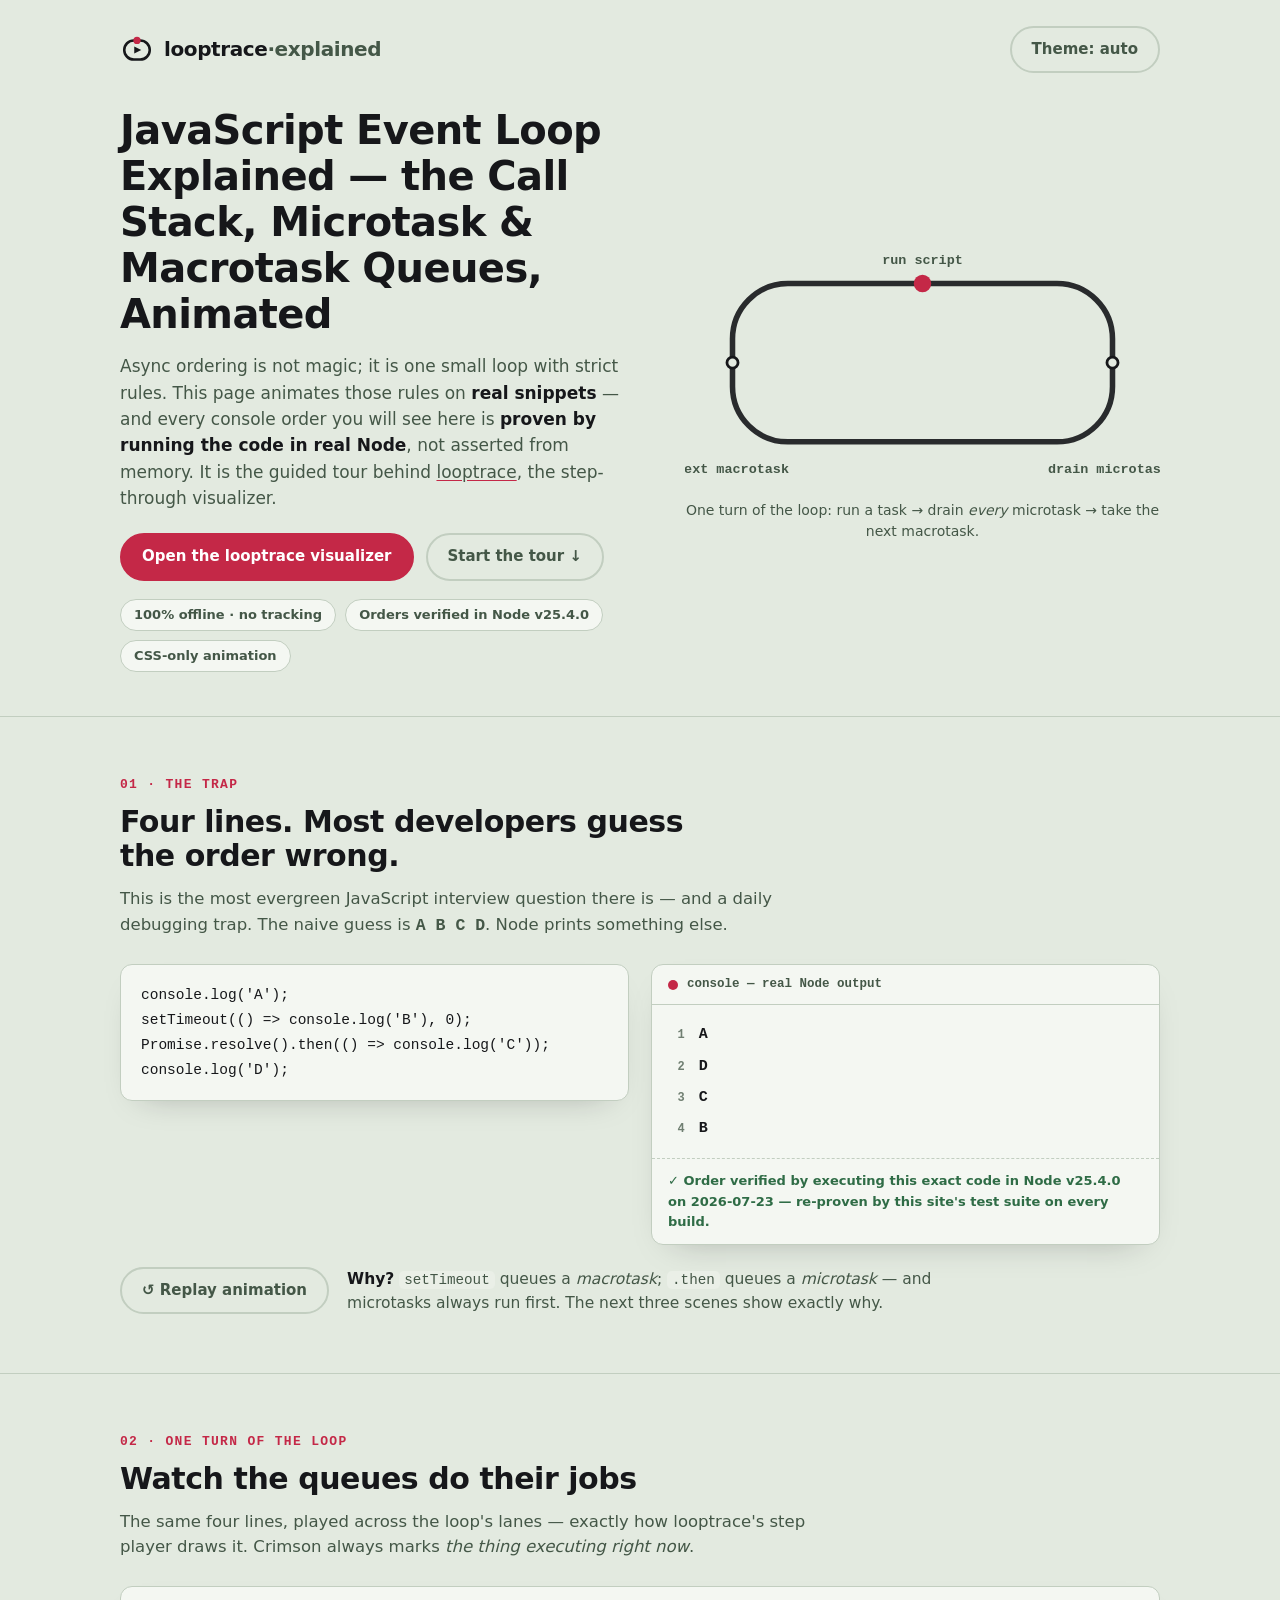
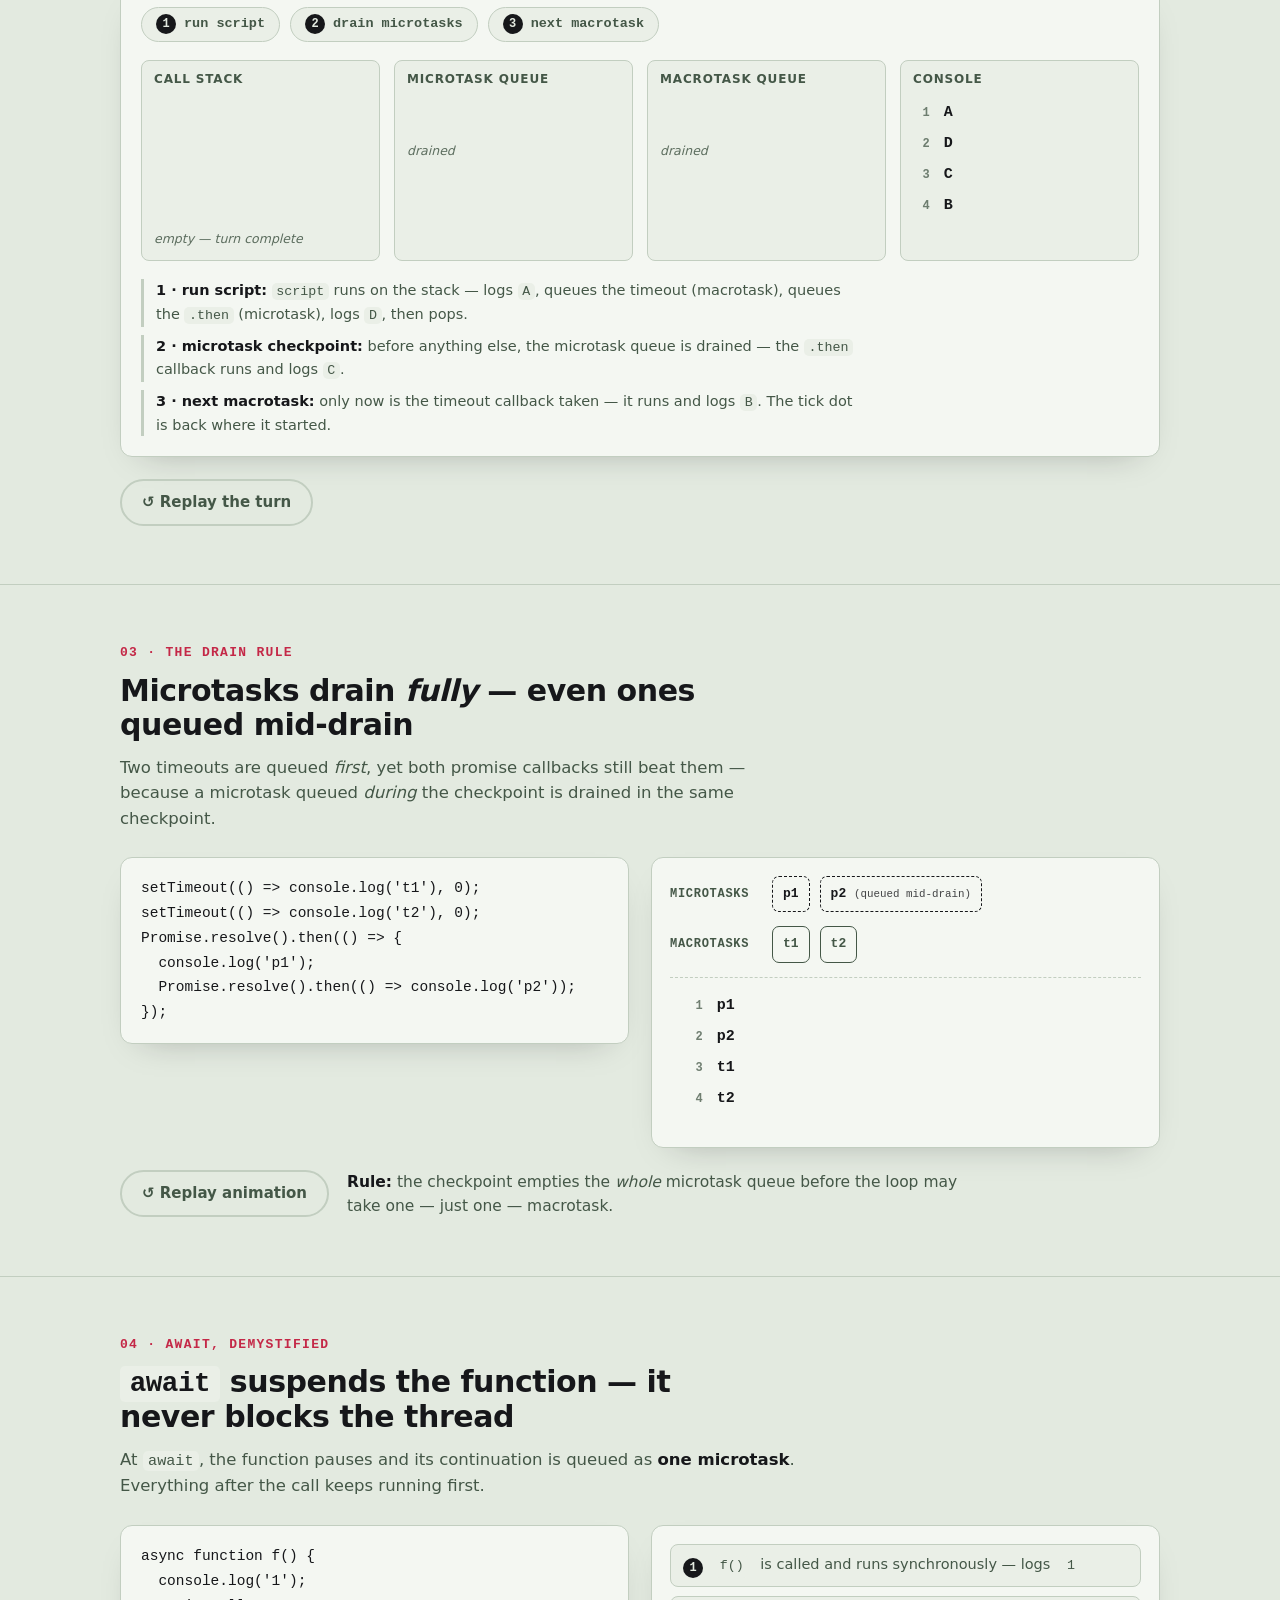
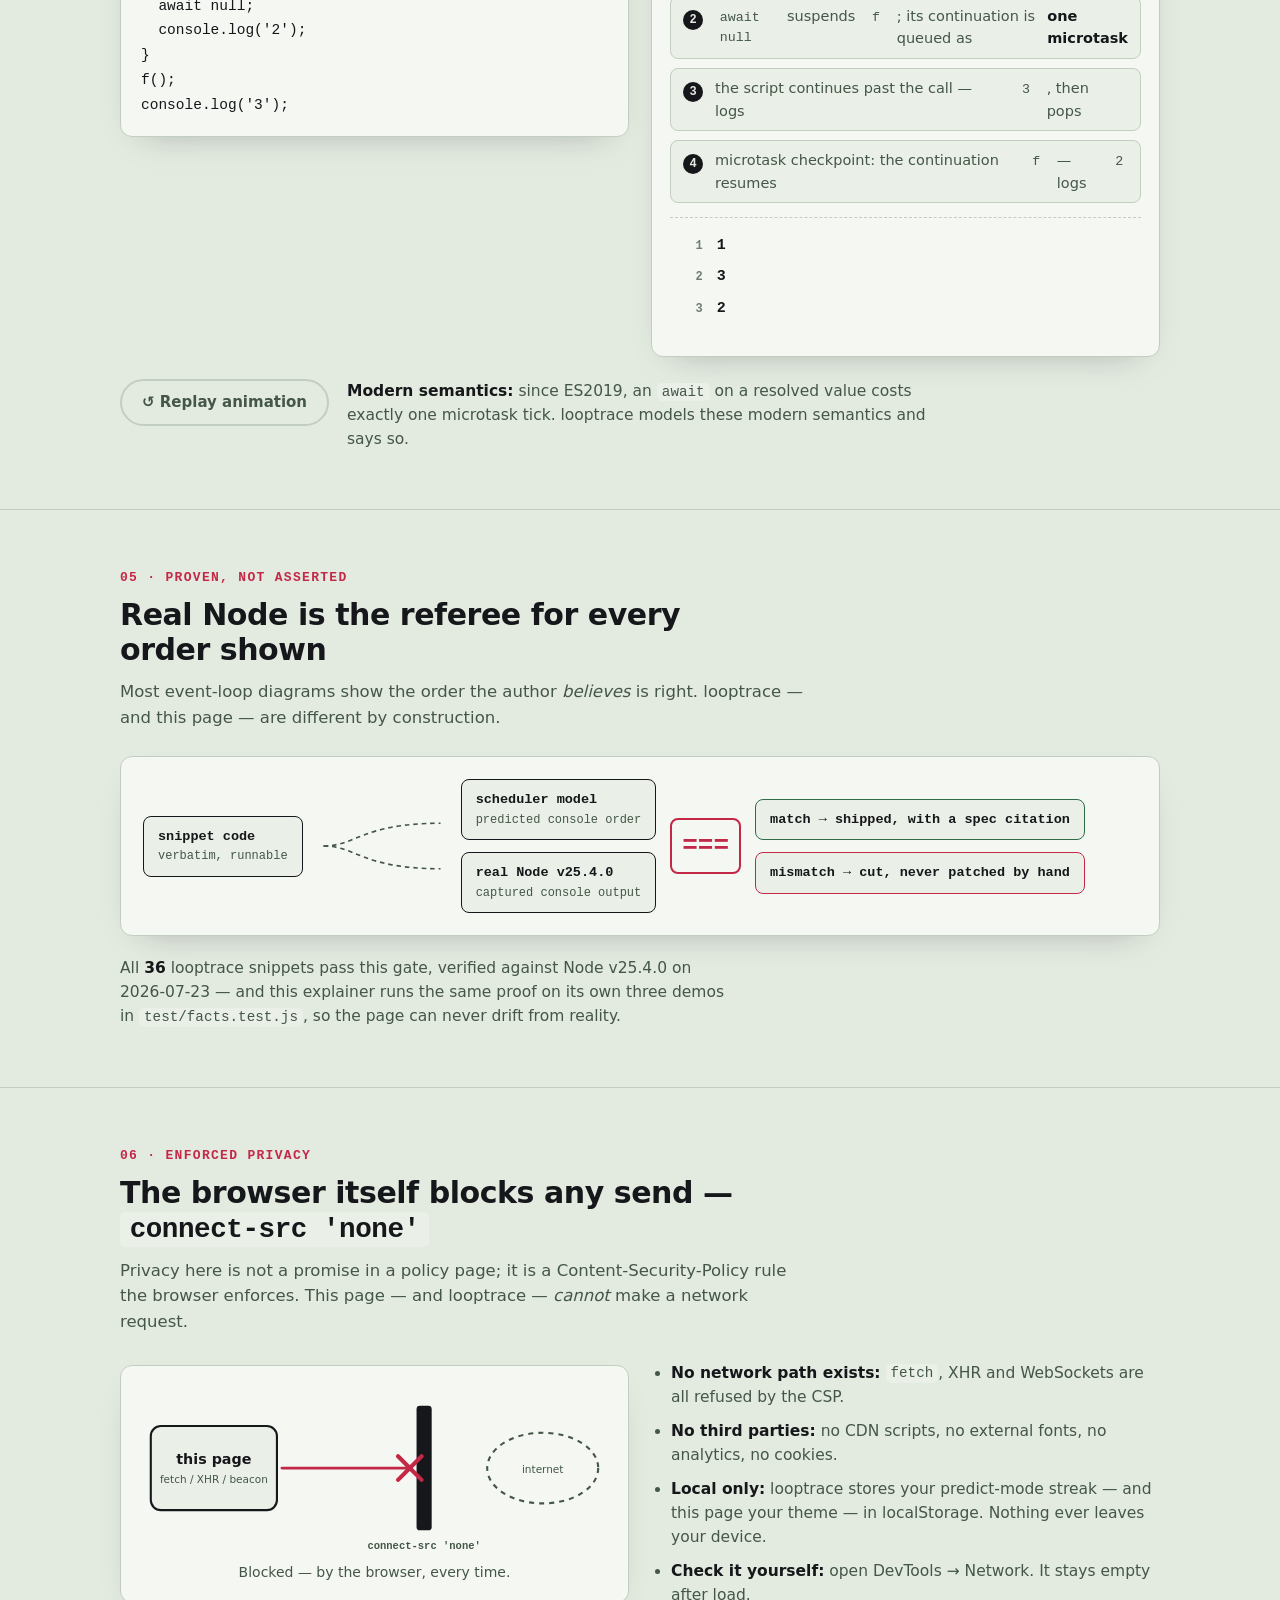
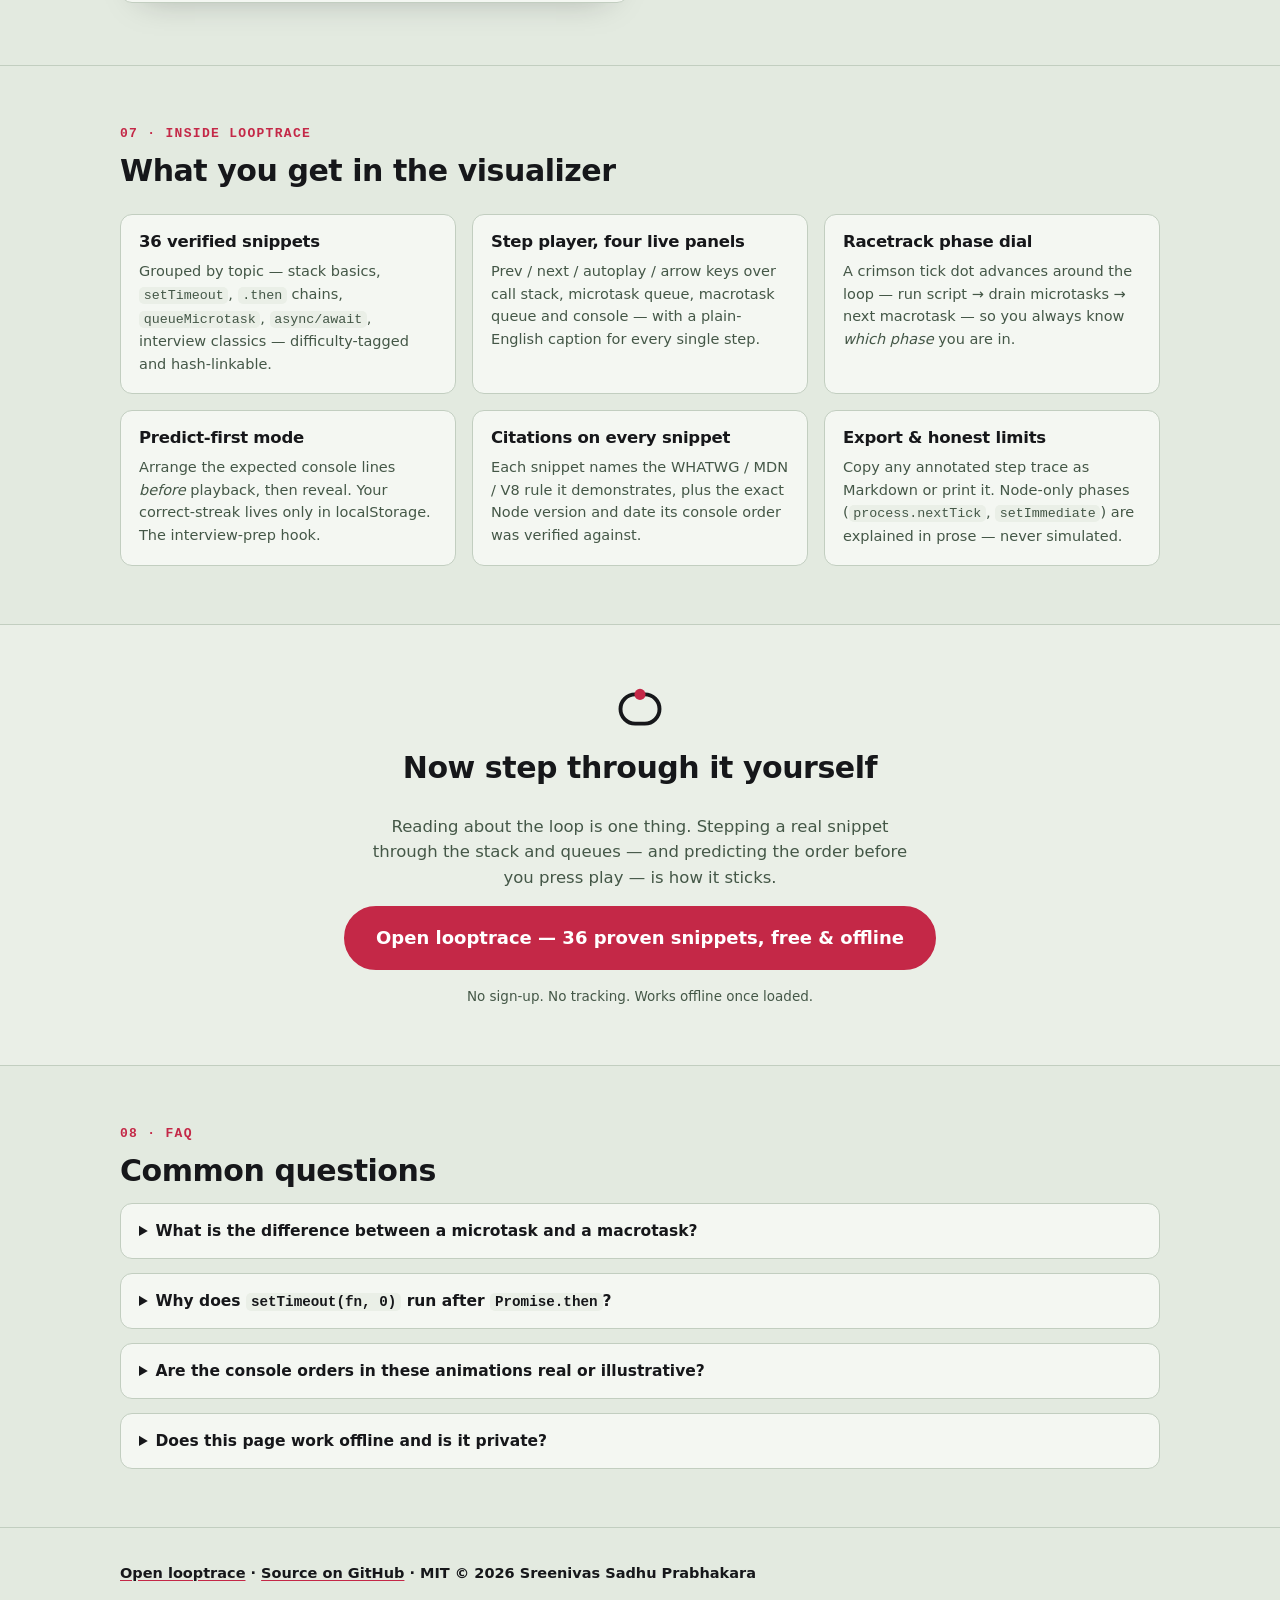
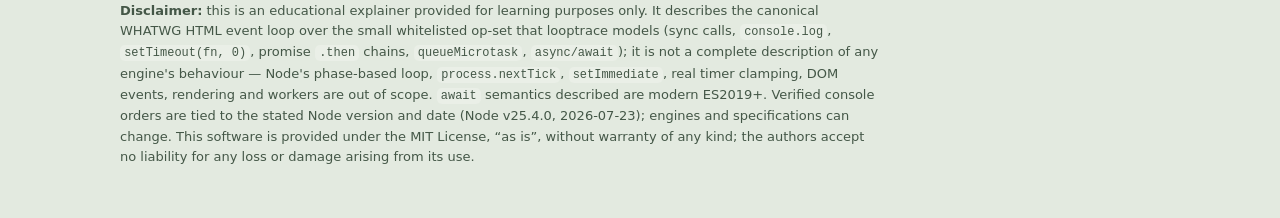
<file: index.html>
<!doctype html>
<html lang="en">
<head>
  <meta charset="utf-8">
  <meta name="viewport" content="width=device-width, initial-scale=1">
  <meta http-equiv="Content-Security-Policy" content="default-src 'self'; connect-src 'none'; img-src 'self' data:; base-uri 'none'; form-action 'none'; frame-ancestors 'none'; object-src 'none'">
  <title>JavaScript event loop explained — animated call stack, microtask &amp; macrotask guide</title>
  <meta name="description" content="The JavaScript event loop explained with animation: watch the call stack, microtask queue and macrotask queue run real snippets — every console order proven in real Node by looptrace. Free, offline, no tracking.">
  <meta name="color-scheme" content="light dark">
  <link rel="canonical" href="https://sreenivas-sadhu-prabhakara.github.io/looptrace-explained/">
  <meta name="robots" content="index, follow, max-image-preview:large">
  <meta name="author" content="Sreenivas Sadhu Prabhakara">
  <meta name="keywords" content="javascript event loop explained, event loop animation, microtask vs macrotask, call stack explained, setTimeout vs promise order, async await execution order, javascript interview questions event loop, queueMicrotask, promise then order, looptrace">
  <meta name="theme-color" content="#101211" media="(prefers-color-scheme: dark)">
  <meta name="theme-color" content="#E3EAE0" media="(prefers-color-scheme: light)">

  <!-- Open Graph -->
  <meta property="og:type" content="website">
  <meta property="og:site_name" content="looptrace-explained">
  <meta property="og:title" content="JavaScript event loop explained — animated guide">
  <meta property="og:description" content="Watch the call stack, microtask queue and macrotask queue run real snippets — every console order on this page is proven by executing the code in real Node.">
  <meta property="og:url" content="https://sreenivas-sadhu-prabhakara.github.io/looptrace-explained/">
  <meta property="og:locale" content="en_US">
  <meta property="og:image" content="https://sreenivas-sadhu-prabhakara.github.io/looptrace-explained/og-image.png">
  <meta property="og:image:width" content="1200">
  <meta property="og:image:height" content="630">
  <meta property="og:image:alt" content="A racetrack event-loop with run script, drain microtasks and next macrotask stations, a crimson tick dot, and the proven console order A D C B">

  <!-- Twitter -->
  <meta name="twitter:card" content="summary_large_image">
  <meta name="twitter:title" content="JavaScript event loop explained — animated guide">
  <meta name="twitter:description" content="Watch the call stack, microtask queue and macrotask queue run real snippets — every console order on this page is proven by executing the code in real Node.">
  <meta name="twitter:image" content="https://sreenivas-sadhu-prabhakara.github.io/looptrace-explained/og-image.png">
  <meta name="twitter:image:alt" content="A racetrack event-loop with run script, drain microtasks and next macrotask stations, a crimson tick dot, and the proven console order A D C B">

  <link rel="stylesheet" href="styles.css">
  <link rel="icon" href="favicon.svg" type="image/svg+xml">
  <link rel="apple-touch-icon" href="apple-touch-icon.png">
  <link rel="manifest" href="manifest.webmanifest">

  <!-- Structured data (data blocks; not executable script) -->
  <script type="application/ld+json">
  {
    "@context": "https://schema.org",
    "@type": "WebSite",
    "name": "looptrace-explained",
    "description": "An animated explainer of the JavaScript event loop — call stack, microtask queue, macrotask queue — where every console order shown is proven by executing the snippet in real Node. A companion to the looptrace visualizer.",
    "url": "https://sreenivas-sadhu-prabhakara.github.io/looptrace-explained/",
    "inLanguage": "en",
    "license": "https://opensource.org/licenses/MIT",
    "author": { "@type": "Person", "name": "Sreenivas Sadhu Prabhakara" },
    "about": {
      "@type": "SoftwareApplication",
      "name": "looptrace",
      "url": "https://sreenivas-sadhu-prabhakara.github.io/looptrace/",
      "applicationCategory": "DeveloperApplication",
      "operatingSystem": "Any (modern web browser)",
      "offers": { "@type": "Offer", "price": "0", "priceCurrency": "USD" }
    }
  }
  </script>
  <script type="application/ld+json">
  {
    "@context": "https://schema.org",
    "@type": "FAQPage",
    "mainEntity": [
      {
        "@type": "Question",
        "name": "What is the difference between a microtask and a macrotask in JavaScript?",
        "acceptedAnswer": {
          "@type": "Answer",
          "text": "Macrotasks (like setTimeout callbacks) are taken one per event-loop turn. Microtasks (promise .then callbacks, queueMicrotask, await continuations) live in a separate queue that is drained completely after every task — even microtasks queued during the drain run before the next macrotask. That is why a promise callback always beats a setTimeout(0) callback."
        }
      },
      {
        "@type": "Question",
        "name": "Why does setTimeout(fn, 0) run after Promise.then?",
        "acceptedAnswer": {
          "@type": "Answer",
          "text": "setTimeout(fn, 0) only queues a macrotask; it never runs immediately. Before the event loop takes the next macrotask it performs a microtask checkpoint that drains the entire microtask queue — so every pending .then callback runs first, even if the timeout was queued earlier."
        }
      },
      {
        "@type": "Question",
        "name": "Are the console orders in these animations real or illustrative?",
        "acceptedAnswer": {
          "@type": "Answer",
          "text": "Real. Every snippet on this page is executed verbatim in a real Node child process (Node v25.4.0, verified 2026-07-23) by the site's own test suite, and the captured output must exactly match the order shown in the animation. The looptrace visualizer applies the same rule to all 36 of its snippets: any snippet its model cannot predict is removed, never patched by hand."
        }
      },
      {
        "@type": "Question",
        "name": "Does this page work offline and is it private?",
        "acceptedAnswer": {
          "@type": "Answer",
          "text": "Yes. This is a static page with a strict Content-Security-Policy (connect-src 'none'), so the browser itself blocks any network request. There are no accounts, no analytics and no tracking; the only stored value is your theme choice, in your browser's localStorage."
        }
      }
    ]
  }
  </script>
</head>
<body>
  <a class="skip-link" href="#main">Skip to the explainer</a>

  <header class="hero">
    <div class="wrap">
      <div class="hero__top">
        <div class="brand">
          <svg viewBox="0 0 32 32" class="brand__mark" aria-hidden="true" role="presentation">
            <rect x="4" y="7" width="24" height="18" rx="9" fill="none" stroke="currentColor" stroke-width="2.4"/>
            <circle class="brand__dot" cx="16" cy="7" r="3.4"/>
            <path d="M13.4 12.6 L20 16 L13.4 19.4 Z" fill="currentColor"/>
          </svg>
          <span class="brand__name">looptrace<span class="brand__suffix">·explained</span></span>
        </div>
        <button id="theme-toggle" class="btn btn--ghost" type="button" aria-live="polite">Theme: auto</button>
      </div>

      <div class="hero__grid">
        <div class="hero__copy">
          <h1>JavaScript Event Loop Explained — the Call Stack, Microtask &amp; Macrotask Queues, Animated</h1>
          <p class="lede">Async ordering is not magic; it is one small loop with strict rules. This page animates those rules on <strong>real snippets</strong> — and every console order you will see here is <strong>proven by running the code in real Node</strong>, not asserted from memory. It is the guided tour behind <a href="https://sreenivas-sadhu-prabhakara.github.io/looptrace/">looptrace</a>, the step-through visualizer.</p>
          <div class="hero__actions">
            <a class="btn btn--primary" href="https://sreenivas-sadhu-prabhakara.github.io/looptrace/">Open the looptrace visualizer</a>
            <a class="btn btn--ghost" href="#trap">Start the tour ↓</a>
          </div>
          <div class="hero__badges">
            <span class="pill">100% offline · no tracking</span>
            <span class="pill">Orders verified in Node v25.4.0</span>
            <span class="pill">CSS-only animation</span>
          </div>
        </div>

        <figure class="dial" aria-label="The event loop drawn as a racetrack: run script, drain microtasks, next macrotask — a crimson tick dot circles the track.">
          <svg viewBox="0 0 600 320" class="dial__svg" aria-hidden="true">
            <path class="dial__track" d="M 300 60 H 470 A 70 70 0 0 1 540 130 V 190 A 70 70 0 0 1 470 260 H 130 A 70 70 0 0 1 60 190 V 130 A 70 70 0 0 1 130 60 H 300"/>
            <circle class="dial__station" cx="300" cy="60" r="7"/>
            <circle class="dial__station" cx="540" cy="160" r="7"/>
            <circle class="dial__station" cx="60" cy="160" r="7"/>
            <circle class="dial__dot dial__dot--static" cx="300" cy="60" r="11"/>
            <circle class="dial__dot dial__dot--moving" cx="0" cy="0" r="11"/>
            <text class="dial__label" x="300" y="36" text-anchor="middle">run script</text>
            <text class="dial__label" x="540" y="300" text-anchor="middle">drain microtasks</text>
            <text class="dial__label dial__label--left" x="60" y="300" text-anchor="middle">next macrotask</text>
          </svg>
          <figcaption class="dial__caption">One turn of the loop: run a task → drain <em>every</em> microtask → take the next macrotask.</figcaption>
        </figure>
      </div>
    </div>
  </header>

  <main id="main">

    <!-- ============ 1. THE TRAP ============ -->
    <section class="scene scene--trap" id="trap" aria-labelledby="trap-h">
      <div class="wrap">
        <p class="kicker">01 · The trap</p>
        <h2 id="trap-h">Four lines. Most developers guess the order wrong.</h2>
        <p class="scene__lede">This is the most evergreen JavaScript interview question there is — and a daily debugging trap. The naive guess is <span class="mono-run">A&nbsp;B&nbsp;C&nbsp;D</span>. Node prints something else.</p>

        <div class="duo">
          <pre class="code" aria-label="JavaScript snippet"><code>console.log('A');
setTimeout(() => console.log('B'), 0);
Promise.resolve().then(() => console.log('C'));
console.log('D');</code></pre>

          <div class="console" aria-label="Console output, in proven order">
            <div class="console__bar"><span class="console__dot" aria-hidden="true"></span>console — real Node output</div>
            <ol class="console__list" data-demo="classic-interleave">
              <li>A</li>
              <li>D</li>
              <li>C</li>
              <li>B</li>
            </ol>
            <p class="verified">✓ Order verified by executing this exact code in Node v25.4.0 on 2026-07-23 — re-proven by this site's test suite on every build.</p>
          </div>
        </div>

        <div class="scene__foot">
          <button class="btn btn--ghost replay" type="button" data-replay>↺ Replay animation</button>
          <p class="scene__why"><strong>Why?</strong> <code>setTimeout</code> queues a <em>macrotask</em>; <code>.then</code> queues a <em>microtask</em> — and microtasks always run first. The next three scenes show exactly why.</p>
        </div>
      </div>
    </section>

    <!-- ============ 2. ONE TURN OF THE LOOP ============ -->
    <section class="scene scene--turn" id="one-turn" aria-labelledby="turn-h">
      <div class="wrap">
        <p class="kicker">02 · One turn of the loop</p>
        <h2 id="turn-h">Watch the queues do their jobs</h2>
        <p class="scene__lede">The same four lines, played across the loop's lanes — exactly how looptrace's step player draws it. Crimson always marks <em>the thing executing right now</em>.</p>

        <div class="turn">
          <ol class="turn__phases" aria-label="Loop phases">
            <li class="phase phase--1"><span class="phase__num">1</span> run script</li>
            <li class="phase phase--2"><span class="phase__num">2</span> drain microtasks</li>
            <li class="phase phase--3"><span class="phase__num">3</span> next macrotask</li>
          </ol>

          <div class="turn__grid">
            <div class="lane lane--stack">
              <h3 class="lane__title">Call stack</h3>
              <div class="lane__body lane__body--stack">
                <div class="frame frame--timeout">setTimeout callback</div>
                <div class="frame frame--then">.then callback</div>
                <div class="frame frame--script">script</div>
                <p class="lane__empty">empty — turn complete</p>
              </div>
            </div>
            <div class="lane lane--micro">
              <h3 class="lane__title">Microtask queue</h3>
              <div class="lane__body">
                <div class="chip chip--micro">.then&nbsp;→&nbsp;log('C')</div>
                <p class="lane__empty">drained</p>
              </div>
            </div>
            <div class="lane lane--macro">
              <h3 class="lane__title">Macrotask queue</h3>
              <div class="lane__body">
                <div class="chip chip--macro">setTimeout&nbsp;→&nbsp;log('B')</div>
                <p class="lane__empty">drained</p>
              </div>
            </div>
            <div class="lane lane--console">
              <h3 class="lane__title">Console</h3>
              <ol class="console__list console__list--turn" data-demo="classic-interleave">
                <li>A</li>
                <li>D</li>
                <li>C</li>
                <li>B</li>
              </ol>
            </div>
          </div>

          <div class="turn__captions">
            <p class="tcap tcap--1"><strong>1 · run script:</strong> <code>script</code> runs on the stack — logs <code>A</code>, queues the timeout (macrotask), queues the <code>.then</code> (microtask), logs <code>D</code>, then pops.</p>
            <p class="tcap tcap--2"><strong>2 · microtask checkpoint:</strong> before anything else, the microtask queue is drained — the <code>.then</code> callback runs and logs <code>C</code>.</p>
            <p class="tcap tcap--3"><strong>3 · next macrotask:</strong> only now is the timeout callback taken — it runs and logs <code>B</code>. The tick dot is back where it started.</p>
          </div>
        </div>

        <div class="scene__foot">
          <button class="btn btn--ghost replay" type="button" data-replay>↺ Replay the turn</button>
        </div>
      </div>
    </section>

    <!-- ============ 3. MICROTASKS DRAIN FULLY ============ -->
    <section class="scene scene--drain" id="drain" aria-labelledby="drain-h">
      <div class="wrap">
        <p class="kicker">03 · The drain rule</p>
        <h2 id="drain-h">Microtasks drain <em>fully</em> — even ones queued mid-drain</h2>
        <p class="scene__lede">Two timeouts are queued <em>first</em>, yet both promise callbacks still beat them — because a microtask queued <em>during</em> the checkpoint is drained in the same checkpoint.</p>

        <div class="duo">
          <pre class="code" aria-label="JavaScript snippet"><code>setTimeout(() => console.log('t1'), 0);
setTimeout(() => console.log('t2'), 0);
Promise.resolve().then(() => {
  console.log('p1');
  Promise.resolve().then(() => console.log('p2'));
});</code></pre>

          <div class="drainviz" aria-label="Execution order: p1, then nested p2, then t1, then t2">
            <div class="drainviz__row">
              <span class="drainviz__tag drainviz__tag--micro">microtasks</span>
              <span class="chip chip--micro dchip dchip--1">p1</span>
              <span class="chip chip--micro dchip dchip--2">p2 <small>(queued mid-drain)</small></span>
            </div>
            <div class="drainviz__row">
              <span class="drainviz__tag drainviz__tag--macro">macrotasks</span>
              <span class="chip chip--macro dchip dchip--3">t1</span>
              <span class="chip chip--macro dchip dchip--4">t2</span>
            </div>
            <ol class="console__list console__list--drain" data-demo="microtasks-drain-fully">
              <li>p1</li>
              <li>p2</li>
              <li>t1</li>
              <li>t2</li>
            </ol>
          </div>
        </div>

        <div class="scene__foot">
          <button class="btn btn--ghost replay" type="button" data-replay>↺ Replay animation</button>
          <p class="scene__why"><strong>Rule:</strong> the checkpoint empties the <em>whole</em> microtask queue before the loop may take one — just one — macrotask.</p>
        </div>
      </div>
    </section>

    <!-- ============ 4. AWAIT ============ -->
    <section class="scene scene--await" id="await" aria-labelledby="await-h">
      <div class="wrap">
        <p class="kicker">04 · await, demystified</p>
        <h2 id="await-h"><code>await</code> suspends the function — it never blocks the thread</h2>
        <p class="scene__lede">At <code>await</code>, the function pauses and its continuation is queued as <strong>one microtask</strong>. Everything after the call keeps running first.</p>

        <div class="duo">
          <pre class="code" aria-label="JavaScript snippet"><code>async function f() {
  console.log('1');
  await null;
  console.log('2');
}
f();
console.log('3');</code></pre>

          <div class="awaitviz">
            <ol class="steps" aria-label="What happens, step by step">
              <li class="step step--1"><code>f()</code> is called and runs synchronously — logs <code>1</code></li>
              <li class="step step--2"><code>await null</code> suspends <code>f</code>; its continuation is queued as <strong>one microtask</strong></li>
              <li class="step step--3">the script continues past the call — logs <code>3</code>, then pops</li>
              <li class="step step--4">microtask checkpoint: the continuation resumes <code>f</code> — logs <code>2</code></li>
            </ol>
            <ol class="console__list console__list--await" data-demo="await-suspends">
              <li>1</li>
              <li>3</li>
              <li>2</li>
            </ol>
          </div>
        </div>

        <div class="scene__foot">
          <button class="btn btn--ghost replay" type="button" data-replay>↺ Replay animation</button>
          <p class="scene__why"><strong>Modern semantics:</strong> since ES2019, an <code>await</code> on a resolved value costs exactly one microtask tick. looptrace models these modern semantics and says so.</p>
        </div>
      </div>
    </section>

    <!-- ============ 5. PROVEN, NOT ASSERTED ============ -->
    <section class="scene scene--proof" id="proven" aria-labelledby="proof-h">
      <div class="wrap">
        <p class="kicker">05 · Proven, not asserted</p>
        <h2 id="proof-h">Real Node is the referee for every order shown</h2>
        <p class="scene__lede">Most event-loop diagrams show the order the author <em>believes</em> is right. looptrace — and this page — are different by construction.</p>

        <div class="proof" role="img" aria-label="Verification pipeline: each snippet's code goes both to the scheduler model and to a real Node run; the two outputs must be exactly equal or the snippet is cut.">
          <div class="proof__node proof__node--src">snippet code<br><small>verbatim, runnable</small></div>
          <div class="proof__arrows" aria-hidden="true">
            <svg viewBox="0 0 200 120" class="proof__svg">
              <path class="proof__wire proof__wire--a" d="M 10 60 C 60 60 70 25 190 25"/>
              <path class="proof__wire proof__wire--b" d="M 10 60 C 60 60 70 95 190 95"/>
            </svg>
          </div>
          <div class="proof__mid">
            <div class="proof__node">scheduler model<br><small>predicted console order</small></div>
            <div class="proof__node">real Node v25.4.0<br><small>captured console output</small></div>
          </div>
          <div class="proof__eq" aria-hidden="true">===</div>
          <div class="proof__out">
            <div class="proof__node proof__node--ok">match → <strong>shipped</strong>, with a spec citation</div>
            <div class="proof__node proof__node--cut">mismatch → <strong>cut</strong>, never patched by hand</div>
          </div>
        </div>

        <p class="scene__why">All <strong>36</strong> looptrace snippets pass this gate, verified against Node v25.4.0 on 2026-07-23 — and this explainer runs the same proof on its own three demos in <code>test/facts.test.js</code>, so the page can never drift from reality.</p>
      </div>
    </section>

    <!-- ============ 6. PRIVACY ============ -->
    <section class="scene scene--privacy" id="privacy" aria-labelledby="privacy-h">
      <div class="wrap">
        <p class="kicker">06 · Enforced privacy</p>
        <h2 id="privacy-h">The browser itself blocks any send — <code>connect-src 'none'</code></h2>
        <p class="scene__lede">Privacy here is not a promise in a policy page; it is a Content-Security-Policy rule the browser enforces. This page — and looptrace — <em>cannot</em> make a network request.</p>

        <div class="duo duo--privacy">
          <figure class="wallviz" aria-label="Diagram: a request from the page travels toward the internet and is stopped by a wall labelled connect-src none.">
            <svg viewBox="0 0 560 200" class="wallviz__svg" aria-hidden="true">
              <rect x="14" y="50" width="150" height="100" rx="12" class="wallviz__box"/>
              <text x="89" y="95" text-anchor="middle" class="wallviz__text">this page</text>
              <text x="89" y="118" text-anchor="middle" class="wallviz__sub">fetch / XHR / beacon</text>
              <rect x="330" y="26" width="18" height="148" rx="4" class="wallviz__wall"/>
              <text x="339" y="196" text-anchor="middle" class="wallviz__sub wallviz__sub--mono">connect-src 'none'</text>
              <ellipse cx="480" cy="100" rx="66" ry="42" class="wallviz__cloud"/>
              <text x="480" y="106" text-anchor="middle" class="wallviz__sub">internet</text>
              <path class="wallviz__req" d="M 170 100 H 324"/>
              <g class="wallviz__x">
                <line x1="308" y1="86" x2="336" y2="114"/>
                <line x1="336" y1="86" x2="308" y2="114"/>
              </g>
            </svg>
            <figcaption class="wallviz__cap">Blocked — by the browser, every time.</figcaption>
          </figure>
          <ul class="privacy__list">
            <li><strong>No network path exists:</strong> <code>fetch</code>, XHR and WebSockets are all refused by the CSP.</li>
            <li><strong>No third parties:</strong> no CDN scripts, no external fonts, no analytics, no cookies.</li>
            <li><strong>Local only:</strong> looptrace stores your predict-mode streak — and this page your theme — in localStorage. Nothing ever leaves your device.</li>
            <li><strong>Check it yourself:</strong> open DevTools → Network. It stays empty after load.</li>
          </ul>
        </div>
      </div>
    </section>

    <!-- ============ 7. FEATURE TOUR ============ -->
    <section class="scene scene--features" id="features" aria-labelledby="features-h">
      <div class="wrap">
        <p class="kicker">07 · Inside looptrace</p>
        <h2 id="features-h">What you get in the visualizer</h2>
        <div class="cards">
          <article class="card">
            <h3>36 verified snippets</h3>
            <p>Grouped by topic — stack basics, <code>setTimeout</code>, <code>.then</code> chains, <code>queueMicrotask</code>, <code>async/await</code>, interview classics — difficulty-tagged and hash-linkable.</p>
          </article>
          <article class="card">
            <h3>Step player, four live panels</h3>
            <p>Prev / next / autoplay / arrow keys over call stack, microtask queue, macrotask queue and console — with a plain-English caption for every single step.</p>
          </article>
          <article class="card">
            <h3>Racetrack phase dial</h3>
            <p>A crimson tick dot advances around the loop — run script → drain microtasks → next macrotask — so you always know <em>which phase</em> you are in.</p>
          </article>
          <article class="card">
            <h3>Predict-first mode</h3>
            <p>Arrange the expected console lines <em>before</em> playback, then reveal. Your correct-streak lives only in localStorage. The interview-prep hook.</p>
          </article>
          <article class="card">
            <h3>Citations on every snippet</h3>
            <p>Each snippet names the WHATWG / MDN / V8 rule it demonstrates, plus the exact Node version and date its console order was verified against.</p>
          </article>
          <article class="card">
            <h3>Export &amp; honest limits</h3>
            <p>Copy any annotated step trace as Markdown or print it. Node-only phases (<code>process.nextTick</code>, <code>setImmediate</code>) are explained in prose — never simulated.</p>
          </article>
        </div>
      </div>
    </section>

    <!-- ============ 8. CTA ============ -->
    <section class="scene scene--cta" id="cta" aria-labelledby="cta-h">
      <div class="wrap cta__wrap">
        <svg viewBox="0 0 32 32" class="cta__mark" aria-hidden="true">
          <rect x="4" y="7" width="24" height="18" rx="9" fill="none" stroke="currentColor" stroke-width="2.4"/>
          <circle class="brand__dot" cx="16" cy="7" r="3.4"/>
        </svg>
        <h2 id="cta-h">Now step through it yourself</h2>
        <p class="scene__lede cta__lede">Reading about the loop is one thing. Stepping a real snippet through the stack and queues — and predicting the order before you press play — is how it sticks.</p>
        <a class="btn btn--primary btn--big" href="https://sreenivas-sadhu-prabhakara.github.io/looptrace/">Open looptrace — 36 proven snippets, free &amp; offline</a>
        <p class="cta__small">No sign-up. No tracking. Works offline once loaded.</p>
      </div>
    </section>

    <!-- ============ 9. FAQ ============ -->
    <section class="scene scene--faq" id="faq" aria-labelledby="faq-h">
      <div class="wrap">
        <p class="kicker">08 · FAQ</p>
        <h2 id="faq-h">Common questions</h2>
        <details class="faq">
          <summary>What is the difference between a microtask and a macrotask?</summary>
          <p>Macrotasks (like <code>setTimeout</code> callbacks) are taken one per event-loop turn. Microtasks (promise <code>.then</code> callbacks, <code>queueMicrotask</code>, <code>await</code> continuations) live in a separate queue that is drained completely after every task — even microtasks queued during the drain run before the next macrotask. That is why a promise callback always beats a <code>setTimeout(0)</code> callback.</p>
        </details>
        <details class="faq">
          <summary>Why does <code>setTimeout(fn, 0)</code> run after <code>Promise.then</code>?</summary>
          <p><code>setTimeout(fn, 0)</code> only queues a macrotask; it never runs immediately. Before the event loop takes the next macrotask it performs a microtask checkpoint that drains the entire microtask queue — so every pending <code>.then</code> callback runs first, even if the timeout was queued earlier.</p>
        </details>
        <details class="faq">
          <summary>Are the console orders in these animations real or illustrative?</summary>
          <p>Real. Every snippet on this page is executed verbatim in a real Node child process (Node v25.4.0, verified 2026-07-23) by the site's own test suite, and the captured output must exactly match the order shown. looptrace applies the same rule to all 36 of its snippets: any snippet its model cannot predict is removed, never patched by hand.</p>
        </details>
        <details class="faq">
          <summary>Does this page work offline and is it private?</summary>
          <p>Yes. It is a static page with a strict Content-Security-Policy (<code>connect-src 'none'</code>), so the browser itself blocks any network request. No accounts, no analytics, no tracking; the only stored value is your theme choice, in your browser's localStorage.</p>
        </details>
      </div>
    </section>
  </main>

  <footer class="footer">
    <div class="wrap">
      <p class="footer__links">
        <a href="https://sreenivas-sadhu-prabhakara.github.io/looptrace/">Open looptrace</a> ·
        <a href="https://github.com/Sreenivas-Sadhu-Prabhakara/looptrace-explained">Source on GitHub</a> ·
        MIT © 2026 Sreenivas Sadhu Prabhakara
      </p>
      <p class="footer__disclaimer"><strong>Disclaimer:</strong> this is an educational explainer provided for learning purposes only. It describes the canonical WHATWG HTML event loop over the small whitelisted op-set that looptrace models (sync calls, <code>console.log</code>, <code>setTimeout(fn, 0)</code>, promise <code>.then</code> chains, <code>queueMicrotask</code>, <code>async/await</code>); it is not a complete description of any engine's behaviour — Node's phase-based loop, <code>process.nextTick</code>, <code>setImmediate</code>, real timer clamping, DOM events, rendering and workers are out of scope. <code>await</code> semantics described are modern ES2019+. Verified console orders are tied to the stated Node version and date (Node v25.4.0, 2026-07-23); engines and specifications can change. This software is provided under the MIT License, “as is”, without warranty of any kind; the authors accept no liability for any loss or damage arising from its use.</p>
    </div>
  </footer>

  <script src="app.js"></script>
</body>
</html>
</file>
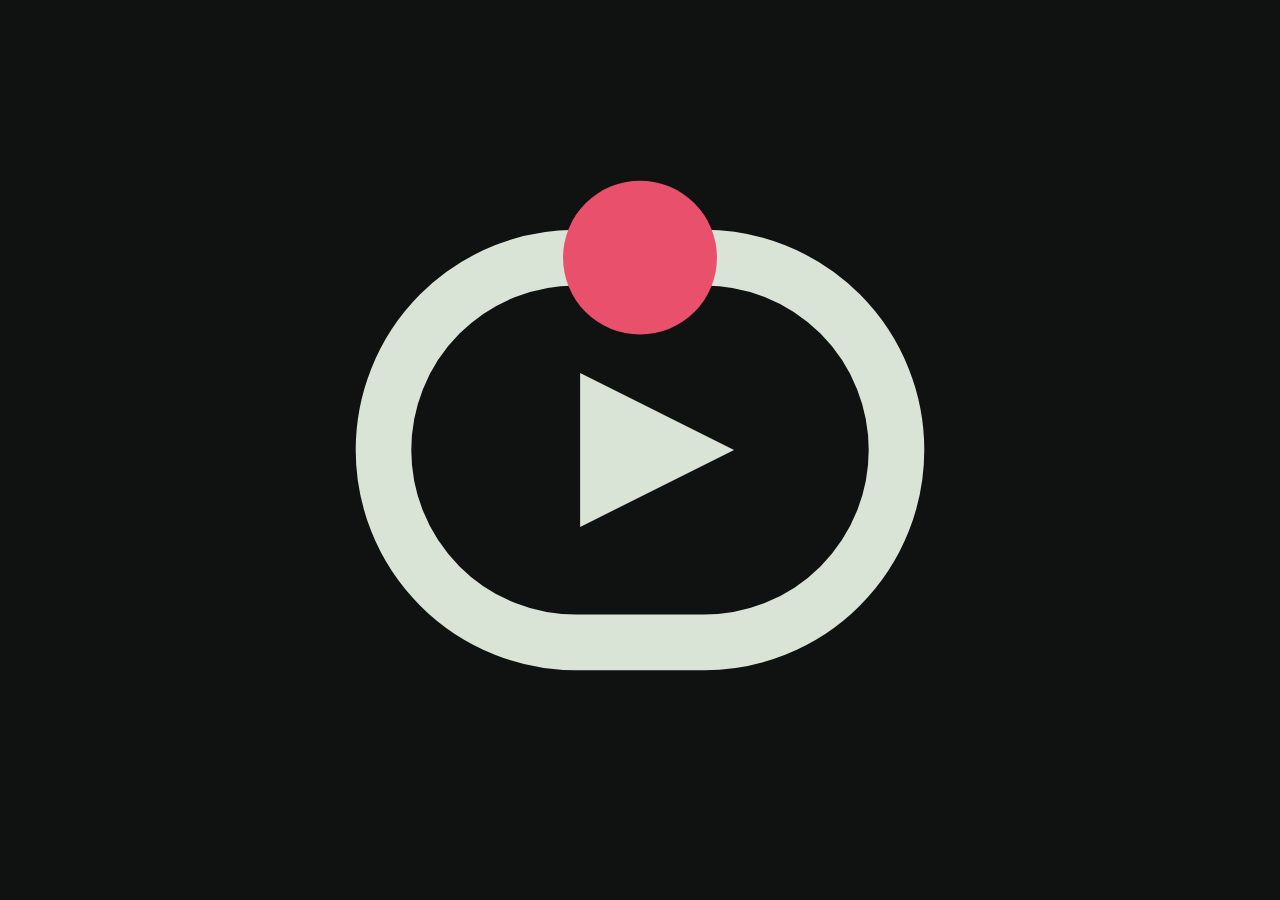
<file: assets/icon.html>
<!doctype html>
<html lang="en">
<head>
<meta charset="utf-8">
<style>
  * { box-sizing: border-box; margin: 0; padding: 0; }
  html, body { width: 100%; height: 100%; overflow: hidden; background: #101211; }
  body { display: grid; place-items: center; }
  /* 12% safe padding per side — mark fills the middle 76vmin */
  .mark { width: 76vmin; height: 76vmin; display: block; }
</style>
</head>
<body>
  <!-- the bare track ring + a single red tick: the "explained" family variant of looptrace's mark -->
  <svg class="mark" viewBox="0 0 32 32" aria-hidden="true">
    <rect x="4" y="7" width="24" height="18" rx="9" fill="none" stroke="#D9E4D6" stroke-width="2.6"/>
    <circle cx="16" cy="7" r="3.6" fill="#E8506B"/>
    <path d="M13.2 12.4 L20.4 16 L13.2 19.6 Z" fill="#D9E4D6"/>
  </svg>
</body>
</html>
</file>
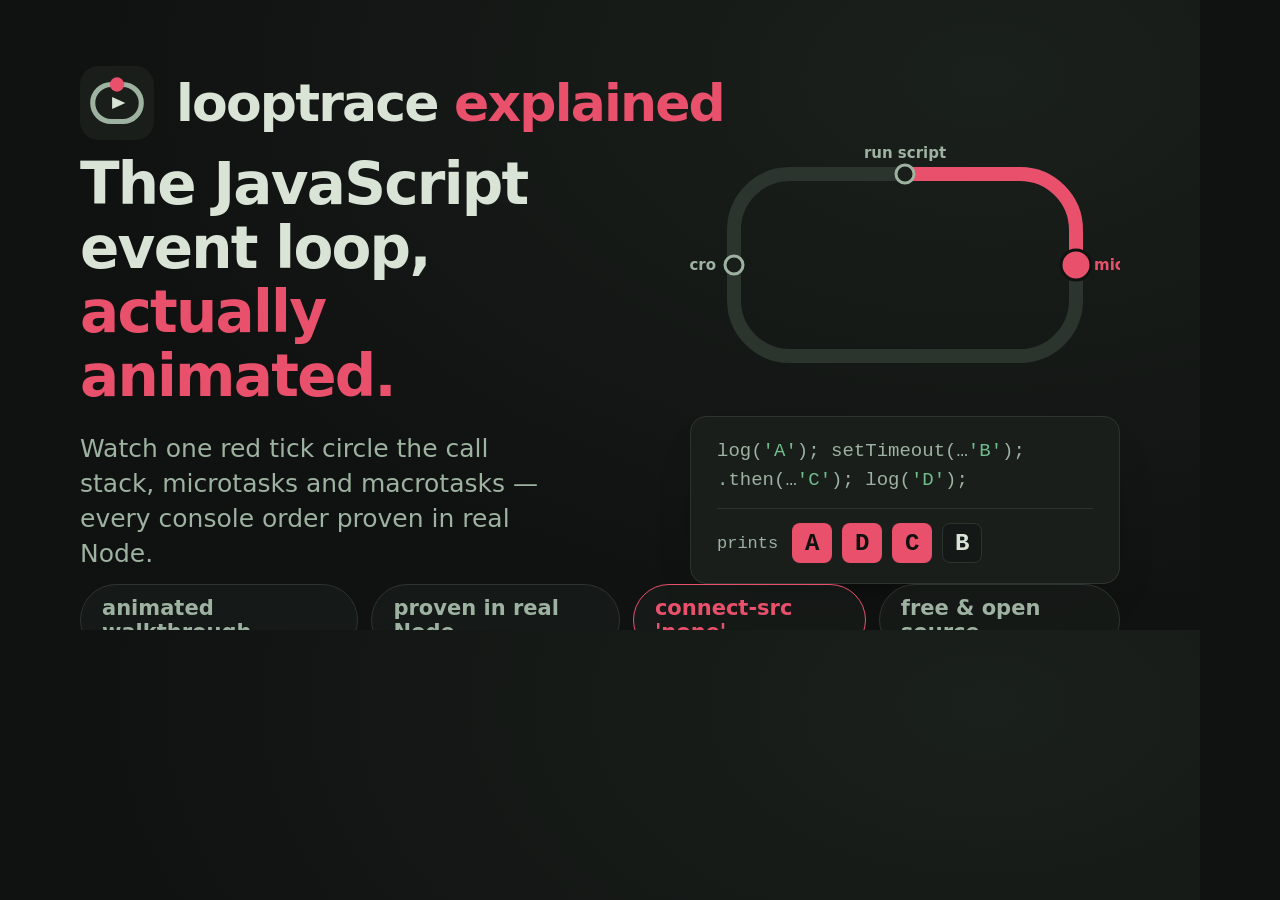
<file: assets/og.html>
<!doctype html>
<html lang="en">
<head>
<meta charset="utf-8">
<style>
  :root {
    --bg: #101211;        /* dark ink ground */
    --bg2: #171B18;
    --surface: #191E1B;
    --surface2: #141816;
    --line: #2C342E;
    --sage: #D9E4D6;      /* pale sage ink */
    --mist: #9DB2A0;      /* muted sage */
    --cherry: #E8506B;    /* dark-mode cherry */
    --cherry-deep: #C42847;
    --ok: #6FBE8C;
    --sans: system-ui, -apple-system, "Segoe UI", Roboto, Helvetica, Arial, sans-serif;
    --mono: ui-monospace, "SF Mono", Menlo, Consolas, "Liberation Mono", monospace;
  }
  * { box-sizing: border-box; margin: 0; padding: 0; }
  html, body { width: 1200px; height: 630px; overflow: hidden; }
  body {
    position: relative;
    background: radial-gradient(120% 140% at 82% 12%, #1a201c 0%, var(--bg) 62%);
    font-family: var(--sans);
    color: var(--sage);
    -webkit-font-smoothing: antialiased;
  }
  .frame {
    position: absolute; inset: 0;
    padding: 66px 80px 64px;
    display: flex; flex-direction: column; justify-content: space-between;
  }
  .brand { display: flex; align-items: center; gap: 22px; }
  .mark { width: 74px; height: 74px; }
  .wordmark { font-size: 52px; font-weight: 800; letter-spacing: -0.035em; }
  .wordmark em { font-style: normal; font-weight: 600; color: var(--cherry); }
  .cols { display: flex; align-items: center; gap: 44px; }
  .headline { flex: 1; }
  .headline h1 {
    font-size: 58px; font-weight: 800; letter-spacing: -0.03em; line-height: 1.1;
  }
  .headline h1 .go { color: var(--cherry); }
  .headline p {
    margin-top: 22px; font-size: 25px; font-weight: 500;
    color: var(--mist); line-height: 1.4; max-width: 30ch;
  }
  /* the tick racetrack — the looptrace family signature */
  .track { width: 430px; flex: none; }
  .proof {
    margin-top: 22px;
    background: var(--surface);
    border: 1.5px solid var(--line);
    border-radius: 16px;
    padding: 20px 26px;
    box-shadow: 0 24px 54px -34px rgba(0,0,0,0.85);
  }
  .proof .code {
    font-family: var(--mono); font-size: 19px; line-height: 1.5;
    color: var(--sage);
  }
  .proof .code .dim { color: var(--mist); }
  .proof .code .str { color: var(--ok); }
  .proof .out {
    margin-top: 14px; padding-top: 14px; border-top: 1.5px solid var(--line);
    display: flex; align-items: center; gap: 14px;
    font-family: var(--mono);
  }
  .proof .out .lbl { font-size: 17px; color: var(--mist); }
  .proof .seq { display: flex; gap: 10px; }
  .proof .seq b {
    font-size: 24px; font-weight: 800; color: var(--bg);
    background: var(--cherry); border-radius: 8px;
    width: 40px; height: 40px; display: grid; place-items: center;
  }
  .proof .seq b.late { background: var(--surface2); color: var(--sage); border: 1.5px solid var(--line); }
  .chips { display: flex; gap: 13px; }
  .chip {
    border: 1.5px solid var(--line);
    background: rgba(25,30,27,0.6);
    border-radius: 999px;
    padding: 11px 21px;
    font-size: 21px; font-weight: 650; color: var(--mist);
  }
  .chip.hot { border-color: var(--cherry); color: var(--cherry); }
</style>
</head>
<body>
  <div class="frame">
    <div class="brand">
      <svg class="mark" viewBox="0 0 32 32" aria-hidden="true">
        <rect width="32" height="32" rx="8" fill="#191E1B"/>
        <rect x="5.5" y="8" width="21" height="16" rx="8" fill="none" stroke="#9DB2A0" stroke-width="2.2"/>
        <circle cx="16" cy="8" r="3.1" fill="#E8506B"/>
        <path d="M13.9 13.4 L19.6 16 L13.9 18.6 Z" fill="#D9E4D6"/>
      </svg>
      <span class="wordmark">looptrace <em>explained</em></span>
    </div>

    <div class="cols">
      <div class="headline">
        <h1>The JavaScript<br>event loop,<br><span class="go">actually animated.</span></h1>
        <p>Watch one red tick circle the call stack, microtasks and macrotasks &mdash; every console order proven in real Node.</p>
      </div>

      <div class="track" aria-hidden="true">
        <!-- the racetrack loop with the red tick advancing through the stations -->
        <svg viewBox="0 0 430 250" width="430">
          <path d="M 215 34 H 330 A 56 56 0 0 1 386 90 V 160 A 56 56 0 0 1 330 216 H 100 A 56 56 0 0 1 44 160 V 90 A 56 56 0 0 1 100 34 H 215"
                fill="none" stroke="#2C342E" stroke-width="14" stroke-linecap="round"/>
          <path d="M 215 34 H 330 A 56 56 0 0 1 386 90 V 125"
                fill="none" stroke="#E8506B" stroke-width="14" stroke-linecap="round"/>
          <!-- stations -->
          <circle cx="215" cy="34" r="9" fill="#191E1B" stroke="#9DB2A0" stroke-width="3"/>
          <circle cx="386" cy="125" r="9" fill="#191E1B" stroke="#9DB2A0" stroke-width="3"/>
          <circle cx="44" cy="125" r="9" fill="#191E1B" stroke="#9DB2A0" stroke-width="3"/>
          <!-- the single advancing red tick -->
          <circle cx="386" cy="125" r="15" fill="#E8506B"/>
          <circle cx="386" cy="125" r="15" fill="none" stroke="#101211" stroke-width="3"/>
          <!-- station labels -->
          <text x="215" y="18" text-anchor="middle" fill="#9DB2A0" font-family="system-ui, sans-serif" font-size="15" font-weight="700">run script</text>
          <text x="404" y="130" text-anchor="start" fill="#E8506B" font-family="system-ui, sans-serif" font-size="15" font-weight="700">micro</text>
          <text x="26" y="130" text-anchor="end" fill="#9DB2A0" font-family="system-ui, sans-serif" font-size="15" font-weight="700">macro</text>
        </svg>
        <div class="proof">
          <div class="code"><span class="dim">log(</span><span class="str">'A'</span><span class="dim">); setTimeout(&hellip;</span><span class="str">'B'</span><span class="dim">); .then(&hellip;</span><span class="str">'C'</span><span class="dim">); log(</span><span class="str">'D'</span><span class="dim">);</span></div>
          <div class="out">
            <span class="lbl">prints</span>
            <span class="seq"><b>A</b><b>D</b><b>C</b><b class="late">B</b></span>
          </div>
        </div>
      </div>
    </div>

    <div class="chips">
      <span class="chip">animated walkthrough</span>
      <span class="chip">proven in real Node</span>
      <span class="chip hot">connect-src 'none'</span>
      <span class="chip">free &amp; open source</span>
    </div>
  </div>
</body>
</html>
</file>
<file: styles.css>
/* ============================================================
   looptrace·explained — sage mist + ink + crimson tick.
   Same family as the looptrace app: crimson marks ONLY the
   currently-executing thing, so the eye follows execution.
   All animation is CSS-only; scenes get .is-playing from app.js
   (IntersectionObserver) and degrade to static, fully-legible
   final states without it or under prefers-reduced-motion.
   ============================================================ */

:root {
  --bg:      #E3EAE0;   /* sage mist */
  --panel:   #F4F7F2;
  --panel2:  #EAEFE7;
  --ink:     #16171A;
  --muted:   #445747;   /* deep sage, AA on bg */
  --line:    #C2CEC0;
  --accent:  #C42847;   /* crimson */
  --accent-ink: #FFFFFF;
  --accent-dim: rgba(196, 40, 71, 0.12);
  --ok:      #2F6C46;
  --sans: system-ui, -apple-system, "Segoe UI", Roboto, Helvetica, Arial, sans-serif;
  --mono: ui-monospace, "SF Mono", Menlo, Consolas, "Liberation Mono", monospace;
  --radius: 12px;
  --radius-sm: 8px;
  --wrap: 1080px;
  --shadow: 0 14px 34px -22px rgba(22, 23, 26, 0.35);
}

:root[data-theme="dark"] {
  --bg:      #101211;
  --panel:   #191E1B;
  --panel2:  #141816;
  --ink:     #D9E4D6;
  --muted:   #9DB2A0;
  --line:    #2C342E;
  --accent:  #E8506B;
  --accent-ink: #16171A;
  --accent-dim: rgba(232, 80, 107, 0.16);
  --ok:      #6FBE8C;
  --shadow: 0 14px 34px -22px rgba(0, 0, 0, 0.8);
}

@media (prefers-color-scheme: dark) {
  :root:not([data-theme="light"]):not([data-theme="dark"]) {
    --bg:      #101211;
    --panel:   #191E1B;
    --panel2:  #141816;
    --ink:     #D9E4D6;
    --muted:   #9DB2A0;
    --line:    #2C342E;
    --accent:  #E8506B;
    --accent-ink: #16171A;
    --accent-dim: rgba(232, 80, 107, 0.16);
    --ok:      #6FBE8C;
    --shadow: 0 14px 34px -22px rgba(0, 0, 0, 0.8);
  }
}

* { box-sizing: border-box; }
html { -webkit-text-size-adjust: 100%; scroll-behavior: smooth; }

body {
  margin: 0;
  background: var(--bg);
  color: var(--ink);
  font-family: var(--sans);
  font-size: 16px;
  line-height: 1.55;
  -webkit-font-smoothing: antialiased;
}

h1, h2, h3, h4 { margin: 0; font-weight: 700; letter-spacing: -0.015em; line-height: 1.15; }
p { margin: 0; }
code {
  font-family: var(--mono); font-size: 0.92em;
  background: var(--panel2); padding: 0.08em 0.35em; border-radius: 5px;
}
a { color: inherit; text-decoration-color: var(--accent); text-underline-offset: 2px; }
a:hover { color: var(--accent); }

.wrap { max-width: var(--wrap); margin: 0 auto; padding: 0 20px; }
.mono-run { font-family: var(--mono); font-weight: 600; }

/* ---------- a11y ---------- */
.skip-link {
  position: absolute; left: -9999px; top: 0;
  background: var(--accent); color: var(--accent-ink);
  padding: 10px 16px; border-radius: 0 0 var(--radius-sm) 0; z-index: 50;
}
.skip-link:focus { left: 0; }

button:focus-visible, a:focus-visible, summary:focus-visible {
  outline: 3px solid var(--accent);
  outline-offset: 2px;
}

/* ---------- buttons ---------- */
.btn {
  display: inline-flex; align-items: center; justify-content: center; gap: 8px;
  font: inherit; font-weight: 700; font-size: 15px;
  padding: 10px 20px; border-radius: 999px; cursor: pointer;
  border: 2px solid var(--ink); background: var(--panel); color: var(--ink);
  text-decoration: none; transition: transform 0.12s ease, background 0.12s ease;
}
.btn:hover { transform: translateY(-1px); color: var(--ink); }
.btn--primary { background: var(--accent); border-color: var(--accent); color: var(--accent-ink); }
.btn--primary:hover { color: var(--accent-ink); filter: brightness(1.06); }
.btn--ghost { background: transparent; border-color: var(--line); color: var(--muted); }
.btn--ghost:hover { border-color: var(--ink); color: var(--ink); }
.btn--big { font-size: 18px; padding: 16px 30px; }

/* ---------- hero ---------- */
.hero { padding: 26px 0 44px; border-bottom: 1px solid var(--line); }
.hero__top { display: flex; align-items: center; justify-content: space-between; gap: 16px; margin-bottom: 34px; }
.brand { display: inline-flex; align-items: center; gap: 10px; }
.brand__mark { width: 34px; height: 34px; color: var(--ink); }
.brand__dot { fill: var(--accent); }
.brand__name { font-weight: 800; font-size: 20px; letter-spacing: -0.02em; }
.brand__suffix { color: var(--muted); font-weight: 600; }

.hero__grid {
  display: grid; grid-template-columns: minmax(0, 1.05fr) minmax(0, 0.95fr);
  gap: 40px; align-items: center;
}
@media (max-width: 860px) { .hero__grid { grid-template-columns: 1fr; } }

.hero h1 { font-size: clamp(26px, 4.2vw, 40px); max-width: 24ch; }
.lede { margin-top: 16px; max-width: 62ch; color: var(--muted); font-size: 17px; }
.lede strong { color: var(--ink); }
.hero__actions { margin-top: 22px; display: flex; flex-wrap: wrap; gap: 12px; }
.hero__badges { margin-top: 18px; display: flex; flex-wrap: wrap; gap: 9px; }
.pill {
  border: 1px solid var(--line); background: var(--panel);
  padding: 5px 13px; border-radius: 999px; font-size: 13px; font-weight: 600; color: var(--muted);
}

/* ---------- hero racetrack dial ---------- */
.dial { margin: 0; }
.dial__svg { width: 100%; height: auto; display: block; }
.dial__track {
  fill: none; stroke: var(--ink); stroke-width: 7; stroke-linecap: round;
  opacity: 0.9;
}
.dial__station { fill: var(--bg); stroke: var(--ink); stroke-width: 3.5; }
.dial__label {
  font-family: var(--mono); font-size: 17px; font-weight: 600;
  fill: var(--muted);
}
.dial__dot { fill: var(--accent); }
.dial__dot--moving { display: none; }

@supports (offset-path: path("M 0 0 H 10")) {
  .dial__dot--static { display: none; }
  .dial__dot--moving {
    display: block;
    offset-path: path("M 300 60 H 470 A 70 70 0 0 1 540 130 V 190 A 70 70 0 0 1 470 260 H 130 A 70 70 0 0 1 60 190 V 130 A 70 70 0 0 1 130 60 H 300");
    offset-rotate: 0deg;
    animation: orbit 9s linear infinite;
  }
}
@keyframes orbit {
  from { offset-distance: 0%; }
  to   { offset-distance: 100%; }
}

.dial__caption { margin-top: 10px; font-size: 14px; color: var(--muted); text-align: center; }

/* ---------- scenes ---------- */
.scene { padding: 58px 0; border-bottom: 1px solid var(--line); }
.kicker {
  font-family: var(--mono); font-size: 13px; font-weight: 700;
  letter-spacing: 0.1em; text-transform: uppercase; color: var(--accent);
  margin-bottom: 10px;
}
.scene h2 { font-size: clamp(22px, 3.2vw, 30px); max-width: 30ch; }
.scene__lede { margin-top: 12px; max-width: 66ch; color: var(--muted); font-size: 16.5px; }
.scene__lede strong, .scene__why strong { color: var(--ink); }
.scene__foot { margin-top: 22px; display: flex; flex-wrap: wrap; gap: 18px; align-items: flex-start; }
.scene__why { max-width: 62ch; color: var(--muted); font-size: 15.5px; }

.duo {
  margin-top: 26px;
  display: grid; grid-template-columns: minmax(0, 1fr) minmax(0, 1fr); gap: 22px;
  align-items: start;
}
@media (max-width: 820px) { .duo { grid-template-columns: 1fr; } }

/* ---------- code block ---------- */
.code {
  margin: 0; background: var(--panel); border: 1px solid var(--line);
  border-radius: var(--radius); padding: 18px 20px; overflow-x: auto;
  box-shadow: var(--shadow);
}
.code code {
  background: none; padding: 0; font-size: 14.5px; line-height: 1.6;
  font-family: var(--mono); color: var(--ink); white-space: pre;
}

/* ---------- console panel ---------- */
.console {
  background: var(--panel); border: 1px solid var(--line);
  border-radius: var(--radius); overflow: hidden; box-shadow: var(--shadow);
}
.console__bar {
  display: flex; align-items: center; gap: 9px;
  padding: 10px 16px; border-bottom: 1px solid var(--line);
  font-family: var(--mono); font-size: 12.5px; font-weight: 600; color: var(--muted);
}
.console__dot { width: 10px; height: 10px; border-radius: 50%; background: var(--accent); }

.console__list {
  margin: 0; padding: 14px 16px; list-style: none;
  font-family: var(--mono); font-size: 15px; font-weight: 600;
  counter-reset: cline;
  font-variant-numeric: tabular-nums;
}
.console__list li {
  counter-increment: cline;
  padding: 4px 0; display: flex; gap: 14px; align-items: baseline;
}
.console__list li::before {
  content: counter(cline);
  color: var(--muted); opacity: 0.75; font-size: 12px; min-width: 1.4em; text-align: right;
}
.verified {
  padding: 12px 16px; border-top: 1px dashed var(--line);
  font-size: 13px; color: var(--ok); font-weight: 600;
}

/* trap scene: lines type in when playing */
@keyframes lineIn {
  0% { opacity: 0; transform: translateY(7px); }
  100% { opacity: 1; transform: none; }
}
.scene--trap.is-playing .console__list li { animation: lineIn 0.45s ease-out both; }
.scene--trap.is-playing .console__list li:nth-child(1) { animation-delay: 0.3s; }
.scene--trap.is-playing .console__list li:nth-child(2) { animation-delay: 1.2s; }
.scene--trap.is-playing .console__list li:nth-child(3) { animation-delay: 2.2s; }
.scene--trap.is-playing .console__list li:nth-child(4) { animation-delay: 3.2s; }
.scene--trap.is-playing .verified { animation: lineIn 0.6s ease-out both 4.1s; }

/* ---------- scene 2: one turn of the loop ---------- */
.turn {
  margin-top: 26px; background: var(--panel); border: 1px solid var(--line);
  border-radius: var(--radius); padding: 20px; box-shadow: var(--shadow);
}
.turn__phases {
  margin: 0 0 18px; padding: 0; list-style: none;
  display: flex; flex-wrap: wrap; gap: 10px;
}
.phase {
  display: inline-flex; align-items: center; gap: 8px;
  padding: 6px 14px; border-radius: 999px; border: 1.5px solid var(--line);
  font-family: var(--mono); font-size: 13.5px; font-weight: 600; color: var(--muted);
  background: var(--panel2);
}
.phase__num {
  width: 20px; height: 20px; border-radius: 50%;
  display: inline-flex; align-items: center; justify-content: center;
  background: var(--ink); color: var(--bg); font-size: 12px; font-weight: 700;
}

.turn__grid {
  display: grid; grid-template-columns: repeat(4, minmax(0, 1fr)); gap: 14px;
}
@media (max-width: 900px) { .turn__grid { grid-template-columns: repeat(2, minmax(0, 1fr)); } }
@media (max-width: 520px) { .turn__grid { grid-template-columns: 1fr; } }

.lane {
  background: var(--panel2); border: 1px solid var(--line);
  border-radius: var(--radius-sm); padding: 12px; min-height: 190px;
}
.lane__title {
  font-size: 12px; text-transform: uppercase; letter-spacing: 0.07em;
  color: var(--muted); margin-bottom: 10px; font-weight: 700;
}
.lane__body { display: flex; flex-direction: column; gap: 8px; }
.lane__body--stack { flex-direction: column; justify-content: flex-end; min-height: 130px; }
.lane__empty { font-size: 12.5px; color: var(--muted); font-style: italic; opacity: 0.85; }

.frame, .chip {
  font-family: var(--mono); font-size: 13px; font-weight: 600;
  border-radius: 7px; padding: 7px 10px;
  border: 1.5px solid var(--ink); background: var(--panel); color: var(--ink);
}
.chip--micro { border-style: dashed; }
.chip--macro { border-style: solid; border-color: var(--muted); color: var(--muted); }

/* base (static / reduced-motion / pre-JS) state = turn complete:
   stack + queues empty, console shows the full proven order */
.scene--turn .frame,
.scene--turn .chip { opacity: 0; pointer-events: none; }
.scene--turn .lane__empty { opacity: 0.85; }

/* playing: run the 14s turn on a loop */
.scene--turn.is-playing .frame--script  { animation: turnScript 14s linear infinite; }
.scene--turn.is-playing .frame--then    { animation: turnThen 14s linear infinite; }
.scene--turn.is-playing .frame--timeout { animation: turnTimeout 14s linear infinite; }
.scene--turn.is-playing .lane--micro .chip--micro { animation: turnMicroChip 14s linear infinite; }
.scene--turn.is-playing .lane--macro .chip--macro { animation: turnMacroChip 14s linear infinite; }
.scene--turn.is-playing .lane__empty { animation: turnEmpty 14s linear infinite; }
.scene--turn.is-playing .console__list--turn li:nth-child(1) { animation: turnLine1 14s linear infinite; }
.scene--turn.is-playing .console__list--turn li:nth-child(2) { animation: turnLine2 14s linear infinite; }
.scene--turn.is-playing .console__list--turn li:nth-child(3) { animation: turnLine3 14s linear infinite; }
.scene--turn.is-playing .console__list--turn li:nth-child(4) { animation: turnLine4 14s linear infinite; }
.scene--turn.is-playing .tcap--1 { animation: capOne 14s linear infinite; }
.scene--turn.is-playing .tcap--2 { animation: capTwo 14s linear infinite; }
.scene--turn.is-playing .tcap--3 { animation: capThree 14s linear infinite; }
.scene--turn.is-playing .phase--1 { animation: phaseOne 14s linear infinite; }
.scene--turn.is-playing .phase--2 { animation: phaseTwo 14s linear infinite; }
.scene--turn.is-playing .phase--3 { animation: phaseThree 14s linear infinite; }

@keyframes turnScript {
  0% { opacity: 0; transform: translateY(8px); }
  3%, 36% { opacity: 1; transform: none; border-color: var(--accent); box-shadow: 0 0 0 2px var(--accent-dim); }
  39%, 100% { opacity: 0; transform: translateY(8px); }
}
@keyframes turnThen {
  0%, 45% { opacity: 0; transform: translateY(8px); }
  47%, 55% { opacity: 1; transform: none; border-color: var(--accent); box-shadow: 0 0 0 2px var(--accent-dim); }
  58%, 100% { opacity: 0; transform: translateY(8px); }
}
@keyframes turnTimeout {
  0%, 66% { opacity: 0; transform: translateY(8px); }
  68%, 77% { opacity: 1; transform: none; border-color: var(--accent); box-shadow: 0 0 0 2px var(--accent-dim); }
  80%, 100% { opacity: 0; transform: translateY(8px); }
}
@keyframes turnMicroChip {
  0%, 18% { opacity: 0; transform: translateX(-10px); }
  21%, 40% { opacity: 1; transform: none; }
  42%, 44% { opacity: 1; border-color: var(--accent); color: var(--accent); }
  48%, 100% { opacity: 0; transform: translateX(14px); }
}
@keyframes turnMacroChip {
  0%, 10% { opacity: 0; transform: translateX(-10px); }
  13%, 62% { opacity: 1; transform: none; }
  64%, 66% { opacity: 1; border-color: var(--accent); color: var(--accent); }
  70%, 100% { opacity: 0; transform: translateX(14px); }
}
@keyframes turnEmpty {
  0%, 83% { opacity: 0; }
  88%, 100% { opacity: 0.85; }
}
@keyframes turnLine1 { 0%, 5% { opacity: 0; } 8%, 100% { opacity: 1; } }
@keyframes turnLine2 { 0%, 27% { opacity: 0; } 30%, 100% { opacity: 1; } }
@keyframes turnLine3 { 0%, 49% { opacity: 0; } 52%, 100% { opacity: 1; } }
@keyframes turnLine4 { 0%, 71% { opacity: 0; } 74%, 100% { opacity: 1; } }
@keyframes capOne   { 0%, 38% { opacity: 1; } 42%, 100% { opacity: 0.45; } }
@keyframes capTwo   { 0%, 40% { opacity: 0.45; } 43%, 58% { opacity: 1; } 62%, 100% { opacity: 0.45; } }
@keyframes capThree { 0%, 62% { opacity: 0.45; } 65%, 82% { opacity: 1; } 86%, 100% { opacity: 0.45; } }
@keyframes phaseOne {
  0%, 38% { border-color: var(--accent); color: var(--ink); background: var(--accent-dim); }
  42%, 100% { border-color: var(--line); color: var(--muted); background: var(--panel2); }
}
@keyframes phaseTwo {
  0%, 40% { border-color: var(--line); color: var(--muted); background: var(--panel2); }
  43%, 58% { border-color: var(--accent); color: var(--ink); background: var(--accent-dim); }
  62%, 100% { border-color: var(--line); color: var(--muted); background: var(--panel2); }
}
@keyframes phaseThree {
  0%, 62% { border-color: var(--line); color: var(--muted); background: var(--panel2); }
  65%, 82% { border-color: var(--accent); color: var(--ink); background: var(--accent-dim); }
  86%, 100% { border-color: var(--line); color: var(--muted); background: var(--panel2); }
}

.turn__captions { margin-top: 18px; display: grid; gap: 8px; }
.tcap { font-size: 14.5px; color: var(--muted); padding-left: 12px; border-left: 3px solid var(--line); max-width: 78ch; }
.tcap strong { color: var(--ink); }
.lane--console .console__list { background: none; padding: 0; }

/* ---------- scene 3: drain ---------- */
.drainviz {
  background: var(--panel); border: 1px solid var(--line);
  border-radius: var(--radius); padding: 18px; box-shadow: var(--shadow);
  display: flex; flex-direction: column; gap: 14px;
}
.drainviz__row { display: flex; flex-wrap: wrap; align-items: center; gap: 10px; }
.drainviz__tag {
  font-family: var(--mono); font-size: 12px; font-weight: 700;
  text-transform: uppercase; letter-spacing: 0.06em; color: var(--muted);
  min-width: 92px;
}
.dchip small { font-weight: 500; opacity: 0.8; }
.console__list--drain { border-top: 1px dashed var(--line); padding-top: 12px; }

@keyframes chipRun {
  35%, 65% { border-color: var(--accent); color: var(--accent); background: var(--accent-dim); }
}
.scene--drain.is-playing .dchip--1 { animation: chipRun 1s ease both 0.4s; }
.scene--drain.is-playing .dchip--2 { animation: chipRun 1s ease both 1.5s; }
.scene--drain.is-playing .dchip--3 { animation: chipRun 1s ease both 2.6s; }
.scene--drain.is-playing .dchip--4 { animation: chipRun 1s ease both 3.7s; }
.scene--drain.is-playing .dchip--2 { opacity: 1; }
.scene--drain.is-playing .console__list--drain li { animation: lineIn 0.45s ease-out both; }
.scene--drain.is-playing .console__list--drain li:nth-child(1) { animation-delay: 0.7s; }
.scene--drain.is-playing .console__list--drain li:nth-child(2) { animation-delay: 1.8s; }
.scene--drain.is-playing .console__list--drain li:nth-child(3) { animation-delay: 2.9s; }
.scene--drain.is-playing .console__list--drain li:nth-child(4) { animation-delay: 4.0s; }

/* ---------- scene 4: await ---------- */
.awaitviz {
  background: var(--panel); border: 1px solid var(--line);
  border-radius: var(--radius); padding: 18px; box-shadow: var(--shadow);
}
.steps { margin: 0; padding: 0 0 0 0; list-style: none; display: grid; gap: 9px; counter-reset: astep; }
.step {
  counter-increment: astep;
  display: flex; gap: 12px; align-items: baseline;
  font-size: 14.5px; color: var(--muted);
  padding: 8px 12px; border-radius: var(--radius-sm);
  border: 1.5px solid var(--line); background: var(--panel2);
}
.step::before {
  content: counter(astep);
  font-family: var(--mono); font-weight: 700; font-size: 12px;
  width: 20px; height: 20px; min-width: 20px; border-radius: 50%;
  display: inline-flex; align-items: center; justify-content: center;
  background: var(--ink); color: var(--bg); position: relative; top: 2px;
}
.step strong { color: var(--ink); }
.console__list--await { border-top: 1px dashed var(--line); margin-top: 14px; padding-top: 12px; }

@keyframes stepHi {
  0% { border-color: var(--line); background: var(--panel2); }
  30%, 70% { border-color: var(--accent); background: var(--accent-dim); color: var(--ink); }
  100% { border-color: var(--line); background: var(--panel2); }
}
.scene--await.is-playing .step--1 { animation: stepHi 1.3s ease both 0.3s; }
.scene--await.is-playing .step--2 { animation: stepHi 1.3s ease both 1.6s; }
.scene--await.is-playing .step--3 { animation: stepHi 1.3s ease both 2.9s; }
.scene--await.is-playing .step--4 { animation: stepHi 1.3s ease both 4.2s; }
.scene--await.is-playing .console__list--await li { animation: lineIn 0.45s ease-out both; }
.scene--await.is-playing .console__list--await li:nth-child(1) { animation-delay: 0.7s; }
.scene--await.is-playing .console__list--await li:nth-child(2) { animation-delay: 3.3s; }
.scene--await.is-playing .console__list--await li:nth-child(3) { animation-delay: 4.6s; }

/* ---------- scene 5: proof pipeline ---------- */
.proof {
  margin-top: 26px;
  display: grid; grid-template-columns: auto auto auto auto auto;
  gap: 14px; align-items: center; justify-content: start;
  background: var(--panel); border: 1px solid var(--line);
  border-radius: var(--radius); padding: 22px; box-shadow: var(--shadow);
  overflow-x: auto;
}
@media (max-width: 820px) {
  .proof { grid-template-columns: 1fr; justify-items: start; }
  .proof__arrows { display: none; }
}
.proof__node {
  font-family: var(--mono); font-size: 13.5px; font-weight: 600;
  border: 1.5px solid var(--ink); border-radius: var(--radius-sm);
  background: var(--panel2); padding: 10px 14px; color: var(--ink);
  line-height: 1.45;
}
.proof__node small { font-weight: 500; color: var(--muted); font-size: 12px; }
.proof__node--ok  { border-color: var(--ok); }
.proof__node--cut { border-color: var(--accent); }
.proof__mid, .proof__out { display: grid; gap: 12px; }
.proof__svg { width: 130px; height: 90px; display: block; }
.proof__wire {
  fill: none; stroke: var(--muted); stroke-width: 2.5;
  stroke-dasharray: 7 6;
}
.scene--proof.is-playing .proof__wire { animation: wireFlow 1.4s linear infinite; }
@keyframes wireFlow { to { stroke-dashoffset: -26; } }
.proof__eq {
  font-family: var(--mono); font-size: 26px; font-weight: 800; color: var(--accent);
  padding: 6px 10px; border: 2px solid var(--accent); border-radius: var(--radius-sm);
}
.scene--proof.is-playing .proof__eq { animation: eqPulse 1.4s ease-in-out infinite; }
@keyframes eqPulse { 0%, 100% { box-shadow: 0 0 0 0 var(--accent-dim); } 50% { box-shadow: 0 0 0 7px var(--accent-dim); } }
.scene--proof .scene__why { margin-top: 20px; }

/* ---------- scene 6: privacy ---------- */
.duo--privacy { align-items: center; }
.wallviz { margin: 0; background: var(--panel); border: 1px solid var(--line); border-radius: var(--radius); padding: 18px; box-shadow: var(--shadow); }
.wallviz__svg { width: 100%; height: auto; display: block; }
.wallviz__box { fill: var(--panel2); stroke: var(--ink); stroke-width: 2.5; }
.wallviz__cloud { fill: none; stroke: var(--muted); stroke-width: 2.5; stroke-dasharray: 6 6; }
.wallviz__wall { fill: var(--ink); }
.wallviz__text { font-family: var(--sans); font-weight: 700; font-size: 17px; fill: var(--ink); }
.wallviz__sub { font-family: var(--sans); font-size: 12.5px; fill: var(--muted); }
.wallviz__sub--mono { font-family: var(--mono); font-weight: 700; }
.wallviz__req {
  fill: none; stroke: var(--accent); stroke-width: 3.5; stroke-linecap: round;
  stroke-dasharray: 154;
}
.wallviz__x line { stroke: var(--accent); stroke-width: 5; stroke-linecap: round; }
.wallviz__x { transform-origin: 322px 100px; }
.scene--privacy.is-playing .wallviz__req { animation: reqTry 3.5s ease-in-out infinite; }
.scene--privacy.is-playing .wallviz__x { animation: xPop 3.5s ease-in-out infinite; }
@keyframes reqTry {
  0% { stroke-dashoffset: 154; opacity: 0.4; }
  35% { stroke-dashoffset: 0; opacity: 1; }
  75% { stroke-dashoffset: 0; opacity: 1; }
  95%, 100% { stroke-dashoffset: 154; opacity: 0; }
}
@keyframes xPop {
  0%, 30% { opacity: 0; transform: scale(0.6); }
  40%, 80% { opacity: 1; transform: scale(1); }
  95%, 100% { opacity: 0; }
}
.wallviz__cap { margin-top: 10px; font-size: 14px; color: var(--muted); text-align: center; }
.privacy__list { margin: 0; padding-left: 20px; display: grid; gap: 10px; color: var(--muted); font-size: 15.5px; }
.privacy__list strong { color: var(--ink); }

/* ---------- features ---------- */
.cards {
  margin-top: 26px;
  display: grid; grid-template-columns: repeat(3, minmax(0, 1fr)); gap: 16px;
}
@media (max-width: 900px) { .cards { grid-template-columns: repeat(2, minmax(0, 1fr)); } }
@media (max-width: 560px) { .cards { grid-template-columns: 1fr; } }
.card {
  background: var(--panel); border: 1px solid var(--line);
  border-radius: var(--radius); padding: 18px;
  transition: transform 0.15s ease, border-color 0.15s ease;
}
.card:hover { transform: translateY(-2px); border-color: var(--muted); }
.card h3 { font-size: 16.5px; }
.card p { margin-top: 8px; font-size: 14.5px; color: var(--muted); }

/* ---------- CTA ---------- */
.scene--cta { text-align: center; background: var(--panel2); }
.cta__wrap { display: flex; flex-direction: column; align-items: center; gap: 16px; }
.cta__mark { width: 52px; height: 52px; color: var(--ink); }
.cta__lede { max-width: 52ch; }
.cta__small { font-size: 13.5px; color: var(--muted); }

/* ---------- FAQ ---------- */
.faq {
  margin-top: 14px; background: var(--panel); border: 1px solid var(--line);
  border-radius: var(--radius); padding: 0 18px;
}
.faq summary {
  cursor: pointer; font-weight: 700; font-size: 15.5px; padding: 15px 0;
  list-style-position: inside;
}
.faq[open] summary { border-bottom: 1px dashed var(--line); }
.faq p { padding: 14px 0 16px; color: var(--muted); font-size: 15px; max-width: 74ch; }

/* ---------- footer ---------- */
.footer { padding: 34px 0 50px; }
.footer__links { font-size: 14.5px; font-weight: 600; }
.footer__disclaimer { margin-top: 16px; font-size: 13px; color: var(--muted); max-width: 92ch; line-height: 1.6; }

/* ---------- reduced motion: static, legible final states ---------- */
@media (prefers-reduced-motion: reduce) {
  html { scroll-behavior: auto; }
  *, *::before, *::after { transition: none !important; animation: none !important; }
  .dial__dot--moving { display: none !important; }
  .dial__dot--static { display: block !important; }
  .replay { display: none; }
}

/* ---------- print ---------- */
@media print {
  body { background: #fff; color: #000; }
  .hero__actions, .replay, .btn, .skip-link { display: none !important; }
  .scene { border: none; padding: 18px 0; }
  .scene--turn .frame, .scene--turn .chip { display: none; }
}
</file>
